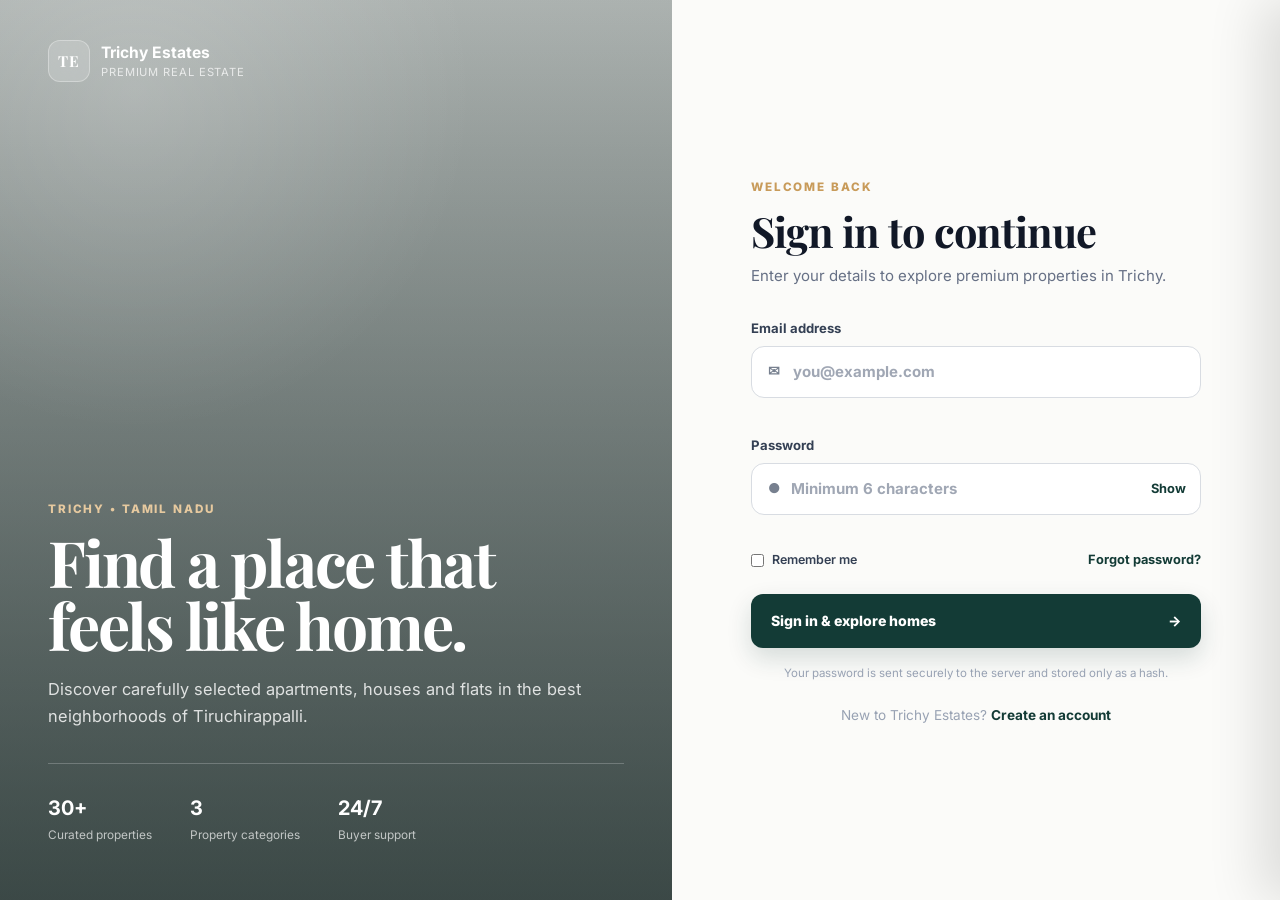
<file: frontend/index.html>
<!DOCTYPE html>
<html lang="en">
<head>
  <meta charset="UTF-8" />
  <meta name="viewport" content="width=device-width, initial-scale=1.0" />
  <meta name="description" content="Trichy Estates - Premium apartments, houses and flats across Tiruchirappalli." />
  <title>Trichy Estates | Find Your Perfect Home</title>
  <link rel="preconnect" href="https://fonts.googleapis.com">
  <link rel="preconnect" href="https://fonts.gstatic.com" crossorigin>
  <link href="https://fonts.googleapis.com/css2?family=Inter:wght@400;500;600;700;800&family=Playfair+Display:wght@700&display=swap" rel="stylesheet">
  <link rel="stylesheet" href="styles.css" />
</head>
<body>

  <!-- Authentication Screen -->
  <section class="auth-screen" id="authScreen">
    <div class="auth-visual">
      <div class="auth-overlay"></div>
      <div class="brand auth-brand">
        <div class="brand-mark">TE</div>
        <div>
          <strong>Trichy Estates</strong>
          <span>Premium Real Estate</span>
        </div>
      </div>

      <div class="auth-copy">
        <span class="eyebrow light">TRICHY • TAMIL NADU</span>
        <h1>Find a place that feels like home.</h1>
        <p>Discover carefully selected apartments, houses and flats in the best neighborhoods of Tiruchirappalli.</p>
        <div class="trust-row">
          <div><b>30+</b><span>Curated properties</span></div>
          <div><b>3</b><span>Property categories</span></div>
          <div><b>24/7</b><span>Buyer support</span></div>
        </div>
      </div>
    </div>

    <div class="auth-panel">
      <div class="auth-form-wrap">
        <div class="mobile-brand brand">
          <div class="brand-mark">TE</div>
          <div>
            <strong>Trichy Estates</strong>
            <span>Premium Real Estate</span>
          </div>
        </div>

        <span class="eyebrow" id="authEyebrow">WELCOME BACK</span>
        <h2 id="authTitle">Sign in to continue</h2>
        <p class="muted" id="authSubtitle">Enter your details to explore premium properties in Trichy.</p>

        <form id="loginForm" novalidate>
          <label id="nameField" class="hidden">
            Full name
            <div class="input-wrap">
              <span class="input-icon">☺</span>
              <input id="fullName" type="text" maxlength="100" placeholder="Your name" autocomplete="name" />
            </div>
            <small class="error" id="nameError"></small>
          </label>

          <label>
            Email address
            <div class="input-wrap">
              <span class="input-icon">✉</span>
              <input id="email" type="email" placeholder="you@example.com" autocomplete="email" required />
            </div>
            <small class="error" id="emailError"></small>
          </label>

          <label id="mobileField" class="hidden">
            Mobile number
            <div class="input-wrap">
              <span class="input-icon">☎</span>
              <span class="prefix">+91</span>
              <input id="mobile" type="tel" inputmode="numeric" maxlength="10" placeholder="9876543210" autocomplete="tel" required />
            </div>
            <small class="error" id="mobileError"></small>
          </label>

          <label>
            Password
            <div class="input-wrap">
              <span class="input-icon">●</span>
              <input id="password" type="password" minlength="6" placeholder="Minimum 6 characters" autocomplete="current-password" required />
              <button class="icon-btn" type="button" id="togglePassword" aria-label="Show password">Show</button>
            </div>
            <small class="error" id="passwordError"></small>
          </label>

          <div class="login-meta" id="loginMeta">
            <label class="remember">
              <input type="checkbox" id="rememberMe" />
              <span>Remember me</span>
            </label>
            <button type="button" class="text-btn" id="forgotPassword">Forgot password?</button>
          </div>

          <button type="submit" class="primary-btn auth-btn" id="authSubmit">
            <span id="authSubmitLabel">Sign in & explore homes</span>
            <span>→</span>
          </button>

          <p class="auth-note">Your password is sent securely to the server and stored only as a hash.</p>
        </form>

        <form id="resetForm" class="hidden" novalidate>
          <label>
            New password
            <div class="input-wrap">
              <span class="input-icon">●</span>
              <input id="newPassword" type="password" minlength="6" placeholder="Minimum 6 characters" autocomplete="new-password" required />
            </div>
            <small class="error" id="newPasswordError"></small>
          </label>
          <label>
            Confirm new password
            <div class="input-wrap">
              <span class="input-icon">●</span>
              <input id="confirmPassword" type="password" minlength="6" placeholder="Repeat the password" autocomplete="new-password" required />
            </div>
            <small class="error" id="confirmPasswordError"></small>
          </label>
          <button type="submit" class="primary-btn auth-btn" id="resetSubmit">
            <span>Save new password</span>
            <span>→</span>
          </button>
          <p class="auth-note"><button type="button" class="text-btn" id="cancelReset">Back to sign in</button></p>
        </form>

        <p class="auth-note auth-switch" id="authSwitch">
          <span id="authSwitchText">New to Trichy Estates?</span>
          <button type="button" class="text-btn" id="authSwitchButton">Create an account</button>
        </p>
      </div>
    </div>
  </section>

  <!-- Main Real Estate App -->
  <main id="app" class="app hidden">
    <header class="site-header">
      <div class="container nav">
        <a href="#" class="brand" id="homeBrand">
          <div class="brand-mark">TE</div>
          <div>
            <strong>Trichy Estates</strong>
            <span>Premium Real Estate</span>
          </div>
        </a>

        <nav class="desktop-nav">
          <a href="#properties">Properties</a>
          <a href="#areas">Popular Areas</a>
          <a href="#about">Why Us</a>
          <a href="#contact">Contact</a>
        </nav>

        <div class="nav-actions">
          <button class="ghost-btn user-chip" id="userChip" title="Signed in user">DR</button>
          <button class="cart-btn" id="cartButton">
            <span>Cart</span>
            <span class="cart-count" id="cartCount">0</span>
          </button>
          <button class="menu-btn" id="menuButton" aria-label="Open menu">☰</button>
        </div>
      </div>

      <div class="mobile-menu" id="mobileMenu">
        <a href="#properties">Properties</a>
        <a href="#areas">Popular Areas</a>
        <a href="#about">Why Us</a>
        <a href="#contact">Contact</a>
        <button id="logoutButtonMobile">Sign out</button>
      </div>
    </header>

    <section class="hero">
      <div class="hero-bg"></div>
      <div class="container hero-content">
        <span class="eyebrow light">CURATED HOMES IN TIRUCHIRAPPALLI</span>
        <h1>Property search,<br><em>beautifully simplified.</em></h1>
        <p>Explore premium apartments, independent houses and modern flats across Trichy's most desirable neighborhoods.</p>

        <div class="hero-search">
          <div class="search-field">
            <span>⌖</span>
            <div>
              <small>LOCATION</small>
              <strong>Trichy, Tamil Nadu</strong>
            </div>
          </div>
          <div class="search-field">
            <span>⌂</span>
            <div>
              <small>PROPERTY TYPE</small>
              <strong id="searchType">All Properties</strong>
            </div>
          </div>
          <button class="primary-btn" id="exploreButton">Explore Properties</button>
        </div>

        <div class="hero-points">
          <span>✓ Verified-style listings</span>
          <span>✓ Transparent pricing</span>
          <span>✓ Direct buyer support</span>
        </div>
      </div>
    </section>

    <section class="stats-strip">
      <div class="container stats-grid">
        <div><strong>30</strong><span>Premium Listings</span></div>
        <div><strong>3</strong><span>Property Types</span></div>
        <div><strong>10+</strong><span>Trichy Localities</span></div>
        <div><strong>100%</strong><span>Responsive Experience</span></div>
      </div>
    </section>

    <section class="properties-section" id="properties">
      <div class="container">
        <div class="section-heading">
          <div>
            <span class="eyebrow">EXPLORE COLLECTIONS</span>
            <h2>Homes chosen for modern living.</h2>
          </div>
          <p>Browse 30 handpicked-style listings across apartments, independent houses and flats in Trichy.</p>
        </div>

        <div class="category-tabs" role="tablist">
          <button class="category-tab active" data-category="all">All Properties <span>30</span></button>
          <button class="category-tab" data-category="apartment">Apartments <span>10</span></button>
          <button class="category-tab" data-category="house">Houses <span>10</span></button>
          <button class="category-tab" data-category="flat">Flats <span>10</span></button>
        </div>

        <div class="filter-bar">
          <div class="result-count"><strong id="resultCount">30</strong> properties available</div>
          <select id="sortSelect" aria-label="Sort properties">
            <option value="featured">Sort: Featured</option>
            <option value="low">Price: Low to High</option>
            <option value="high">Price: High to Low</option>
            <option value="area">Area: Largest First</option>
          </select>
        </div>

        <div class="property-grid" id="propertyGrid"></div>
      </div>
    </section>

    <section class="areas-section" id="areas">
      <div class="container">
        <div class="section-heading compact">
          <div>
            <span class="eyebrow">POPULAR IN TRICHY</span>
            <h2>Neighborhoods worth knowing.</h2>
          </div>
        </div>

        <div class="area-grid">
          <article><span>01</span><h3>Thillai Nagar</h3><p>Central, connected and ideal for urban living.</p></article>
          <article><span>02</span><h3>Cantonment</h3><p>Premium city access with established surroundings.</p></article>
          <article><span>03</span><h3>Srirangam</h3><p>Peaceful residential pockets near iconic landmarks.</p></article>
          <article><span>04</span><h3>KK Nagar</h3><p>Family-friendly streets with strong daily conveniences.</p></article>
        </div>
      </div>
    </section>

    <section class="about-section" id="about">
      <div class="container about-grid">
        <div class="about-card visual-card">
          <div class="visual-badge">TRICHY ESTATES</div>
          <div class="visual-copy">
            <span>Local expertise.</span>
            <strong>Modern experience.</strong>
          </div>
        </div>

        <div class="about-copy">
          <span class="eyebrow">WHY CHOOSE US</span>
          <h2>Property discovery without the usual clutter.</h2>
          <p>Trichy Estates is designed as a clean, buyer-first experience. Compare properties, save the ones you like, review your cart, and connect when you're ready to buy.</p>
          <div class="feature-list">
            <div><b>01</b><span><strong>Curated discovery</strong><small>Focused listings across key Trichy areas.</small></span></div>
            <div><b>02</b><span><strong>Simple cart flow</strong><small>Shortlist multiple properties before buying.</small></span></div>
            <div><b>03</b><span><strong>Direct contact</strong><small>Call or WhatsApp from the purchase screen.</small></span></div>
          </div>
        </div>
      </div>
    </section>

    <section class="contact-section" id="contact">
      <div class="container contact-card">
        <div>
          <span class="eyebrow light">READY TO FIND YOUR HOME?</span>
          <h2>Speak with our Trichy property desk.</h2>
          <p>Have a listing in mind? Add it to your cart and contact us to continue the purchase process.</p>
        </div>
        <div class="contact-actions">
          <a class="light-btn" href="tel:+919876543210" data-contact="call" data-prefix="Call ">Call +91 98765 43210</a>
          <a class="outline-light-btn" href="https://wa.me/919876543210" target="_blank" rel="noopener" data-contact="whatsapp">WhatsApp us</a>
        </div>
      </div>
      <p class="demo-contact-note">Demo contact number shown for this sample project. Replace it with your actual business number before publishing.</p>
    </section>

    <footer>
      <div class="container footer-grid">
        <div class="brand footer-brand">
          <div class="brand-mark">TE</div>
          <div><strong>Trichy Estates</strong><span>Premium Real Estate</span></div>
        </div>
        <p>© <span id="year"></span> Trichy Estates. Demo real-estate front-end project.</p>
        <button class="text-btn footer-logout" id="logoutButton">Sign out</button>
      </div>
    </footer>
  </main>

  <!-- Cart Drawer -->
  <div class="drawer-backdrop" id="drawerBackdrop"></div>
  <aside class="cart-drawer" id="cartDrawer" aria-hidden="true">
    <div class="drawer-header">
      <div>
        <span class="eyebrow">YOUR SHORTLIST</span>
        <h2>Property Cart</h2>
      </div>
      <button class="close-btn" id="closeCart" aria-label="Close cart">×</button>
    </div>

    <div class="cart-items" id="cartItems"></div>

    <div class="drawer-footer">
      <div class="cart-summary">
        <span>Selected properties</span>
        <strong id="cartSummaryCount">0</strong>
      </div>
      <button class="primary-btn full-btn" id="buyButton">Buy / Contact Seller</button>
      <div class="seller-contact">
        <small>Property desk</small>
        <a href="tel:+919876543210" data-contact="call">+91 98765 43210</a>
      </div>
    </div>
  </aside>

  <!-- Buy Modal -->
  <div class="modal-backdrop" id="modalBackdrop"></div>
  <div class="buy-modal" id="buyModal" role="dialog" aria-modal="true" aria-labelledby="buyModalTitle">
    <button class="close-btn modal-close" id="closeBuyModal" aria-label="Close">×</button>
    <div class="modal-icon">⌂</div>
    <span class="eyebrow">PURCHASE ENQUIRY</span>
    <h2 id="buyModalTitle">Your enquiry has been sent.</h2>
    <p id="buyModalText">Contact our property desk to confirm availability, schedule a visit and continue the purchase process.</p>

    <div class="modal-contact">
      <small>CONTACT NUMBER</small>
      <a href="tel:+919876543210" data-contact="call">+91 98765 43210</a>
    </div>

    <div class="modal-actions">
      <a class="primary-btn" href="tel:+919876543210" data-contact="call" data-keep-text>Call now</a>
      <a class="secondary-btn" id="whatsappButton" href="https://wa.me/919876543210" target="_blank" rel="noopener" data-contact="whatsapp" data-keep-text>WhatsApp</a>
    </div>
    <small class="demo-label">Demo number — replace before production use.</small>
  </div>

  <div class="toast" id="toast"></div>

  <script src="config.js"></script>
  <script src="api.js"></script>
  <script src="app.js"></script>
</body>
</html>
</file>
<file: frontend/styles.css>
* {
  box-sizing: border-box;
  margin: 0;
  padding: 0;
}

:root {
  --bg: #f7f6f2;
  --surface: #ffffff;
  --surface-2: #f1f0eb;
  --ink: #111827;
  --muted: #667085;
  --line: #e5e7eb;
  --primary: #133b36;
  --primary-2: #0f2e2a;
  --accent: #c89b5a;
  --accent-soft: #efe2cf;
  --danger: #b42318;
  --shadow: 0 20px 60px rgba(17, 24, 39, 0.10);
  --shadow-sm: 0 10px 30px rgba(17, 24, 39, 0.08);
}

html {
  scroll-behavior: smooth;
}

body {
  font-family: "Inter", sans-serif;
  color: var(--ink);
  background: var(--bg);
  line-height: 1.6;
}

button,
input,
select {
  font: inherit;
}

button,
a {
  -webkit-tap-highlight-color: transparent;
}

a {
  color: inherit;
  text-decoration: none;
}

button {
  cursor: pointer;
}

.hidden {
  display: none !important;
}

.container {
  width: min(1180px, calc(100% - 40px));
  margin: 0 auto;
}

.eyebrow {
  display: inline-block;
  font-size: 0.73rem;
  font-weight: 800;
  letter-spacing: 0.16em;
  color: var(--accent);
  margin-bottom: 12px;
}

.eyebrow.light {
  color: #e6c99f;
}

.muted {
  color: var(--muted);
}

.brand {
  display: inline-flex;
  align-items: center;
  gap: 11px;
}

.brand-mark {
  width: 42px;
  height: 42px;
  display: grid;
  place-items: center;
  border-radius: 12px;
  background: var(--primary);
  color: white;
  font-family: "Playfair Display", serif;
  font-size: 0.95rem;
  font-weight: 700;
  letter-spacing: 0.04em;
}

.brand strong,
.brand span {
  display: block;
  line-height: 1.25;
}

.brand strong {
  font-size: 0.98rem;
}

.brand span {
  color: var(--muted);
  font-size: 0.7rem;
  letter-spacing: 0.08em;
  text-transform: uppercase;
  margin-top: 2px;
}

/* AUTH */

.auth-screen {
  min-height: 100vh;
  display: grid;
  grid-template-columns: 1.05fr 0.95fr;
  background: #fbfbf9;
}

.auth-visual {
  position: relative;
  min-height: 100vh;
  background:
    linear-gradient(rgba(10, 30, 27, 0.25), rgba(10, 30, 27, 0.45)),
    url("https://loremflickr.com/1400/1100/luxury,home,architecture?lock=91") center/cover;
  overflow: hidden;
}

.auth-overlay {
  position: absolute;
  inset: 0;
  background:
    radial-gradient(circle at 20% 10%, rgba(255,255,255,0.20), transparent 35%),
    linear-gradient(180deg, rgba(8,24,22,0.10), rgba(8,24,22,0.62));
}

.auth-brand {
  position: absolute;
  top: 40px;
  left: 48px;
  z-index: 2;
}

.auth-brand .brand-mark {
  background: rgba(255,255,255,0.16);
  border: 1px solid rgba(255,255,255,0.32);
  backdrop-filter: blur(10px);
}

.auth-brand strong,
.auth-brand span {
  color: white;
}

.auth-brand span {
  opacity: 0.72;
}

.auth-copy {
  position: absolute;
  z-index: 2;
  left: 48px;
  right: 48px;
  bottom: 55px;
  color: white;
  max-width: 650px;
}

.auth-copy h1 {
  font-family: "Playfair Display", serif;
  font-size: clamp(2.7rem, 5vw, 5.2rem);
  line-height: 0.98;
  letter-spacing: -0.035em;
  margin-bottom: 20px;
}

.auth-copy > p {
  max-width: 610px;
  font-size: 1.03rem;
  color: rgba(255,255,255,0.82);
}

.trust-row {
  display: flex;
  gap: 38px;
  margin-top: 34px;
  padding-top: 28px;
  border-top: 1px solid rgba(255,255,255,0.22);
}

.trust-row b,
.trust-row span {
  display: block;
}

.trust-row b {
  font-size: 1.25rem;
  margin-bottom: 2px;
}

.trust-row span {
  font-size: 0.74rem;
  color: rgba(255,255,255,0.68);
}

.auth-panel {
  min-height: 100vh;
  display: grid;
  place-items: center;
  padding: 50px;
}

.auth-form-wrap {
  width: min(100%, 450px);
}

.mobile-brand {
  display: none;
  margin-bottom: 40px;
}

.auth-form-wrap h2 {
  font-family: "Playfair Display", serif;
  font-size: 2.6rem;
  line-height: 1.08;
  letter-spacing: -0.025em;
  margin-bottom: 10px;
}

.auth-form-wrap > .muted {
  margin-bottom: 30px;
  font-size: 0.94rem;
}

#loginForm label {
  display: block;
  font-size: 0.82rem;
  font-weight: 700;
  color: #344054;
  margin-bottom: 18px;
}

.input-wrap {
  min-height: 52px;
  display: flex;
  align-items: center;
  gap: 10px;
  border: 1px solid #d8dce2;
  background: white;
  border-radius: 13px;
  padding: 0 14px;
  margin-top: 7px;
  transition: 0.2s ease;
}

.input-wrap:focus-within {
  border-color: var(--primary);
  box-shadow: 0 0 0 4px rgba(19,59,54,0.08);
}

.input-wrap input {
  width: 100%;
  min-width: 0;
  border: 0;
  outline: 0;
  background: transparent;
  color: var(--ink);
  font-size: 0.94rem;
}

.input-wrap input::placeholder {
  color: #a0a7b4;
}

.input-icon {
  width: 18px;
  color: #77808f;
  font-size: 0.85rem;
  text-align: center;
}

.prefix {
  font-size: 0.9rem;
  font-weight: 600;
  color: #5d6675;
  padding-right: 2px;
}

.icon-btn,
.text-btn {
  border: 0;
  background: none;
  color: var(--primary);
  font-weight: 700;
  font-size: 0.8rem;
}

.error {
  display: block;
  min-height: 15px;
  color: var(--danger);
  font-size: 0.7rem;
  font-weight: 600;
  margin-top: 4px;
}

.login-meta {
  display: flex;
  justify-content: space-between;
  gap: 14px;
  align-items: center;
  margin: -2px 0 24px;
}

#loginForm .remember {
  display: flex;
  align-items: center;
  gap: 8px;
  margin: 0;
  font-size: 0.78rem;
  font-weight: 600;
}

.remember input {
  accent-color: var(--primary);
}

.primary-btn,
.secondary-btn,
.light-btn,
.outline-light-btn {
  border: 0;
  border-radius: 12px;
  min-height: 48px;
  padding: 0 20px;
  display: inline-flex;
  align-items: center;
  justify-content: center;
  gap: 12px;
  font-weight: 800;
  font-size: 0.88rem;
  transition: 0.2s ease;
}

.primary-btn {
  color: white;
  background: var(--primary);
  box-shadow: 0 10px 25px rgba(19,59,54,0.16);
}

.primary-btn:hover {
  background: var(--primary-2);
  transform: translateY(-1px);
}

.auth-btn {
  width: 100%;
  justify-content: space-between;
  min-height: 54px;
}

.auth-note {
  text-align: center;
  font-size: 0.72rem;
  color: #98a2b3;
  margin-top: 16px;
}

/* HEADER */

.site-header {
  position: sticky;
  top: 0;
  z-index: 50;
  background: rgba(255,255,255,0.92);
  backdrop-filter: blur(18px);
  border-bottom: 1px solid rgba(229,231,235,0.85);
}

.nav {
  height: 76px;
  display: flex;
  align-items: center;
  justify-content: space-between;
}

.desktop-nav {
  display: flex;
  align-items: center;
  gap: 32px;
  margin-left: auto;
  margin-right: 32px;
}

.desktop-nav a {
  font-size: 0.82rem;
  font-weight: 700;
  color: #475467;
  transition: 0.2s;
}

.desktop-nav a:hover {
  color: var(--primary);
}

.nav-actions {
  display: flex;
  align-items: center;
  gap: 10px;
}

.ghost-btn,
.cart-btn,
.menu-btn {
  border: 1px solid var(--line);
  background: white;
  border-radius: 12px;
  min-height: 40px;
}

.user-chip {
  width: 40px;
  border-radius: 50%;
  background: var(--accent-soft);
  color: #775626;
  font-weight: 800;
}

.cart-btn {
  display: inline-flex;
  align-items: center;
  gap: 8px;
  padding: 0 13px;
  color: var(--primary);
  font-size: 0.82rem;
  font-weight: 800;
}

.cart-count {
  width: 22px;
  height: 22px;
  display: grid;
  place-items: center;
  border-radius: 999px;
  color: white;
  background: var(--primary);
  font-size: 0.68rem;
}

.menu-btn {
  display: none;
  width: 42px;
  font-size: 1.1rem;
}

.mobile-menu {
  display: none;
  padding: 12px 20px 20px;
  background: white;
  border-top: 1px solid var(--line);
}

.mobile-menu.open {
  display: grid;
}

.mobile-menu a,
.mobile-menu button {
  border: 0;
  background: none;
  text-align: left;
  padding: 13px 0;
  font-weight: 700;
  color: #475467;
}

/* HERO */

.hero {
  position: relative;
  min-height: 660px;
  display: flex;
  align-items: center;
  color: white;
  overflow: hidden;
}

.hero-bg {
  position: absolute;
  inset: 0;
  background:
    linear-gradient(90deg, rgba(8,29,26,0.88), rgba(8,29,26,0.48) 50%, rgba(8,29,26,0.20)),
    url("https://loremflickr.com/1800/1000/villa,house,luxury?lock=77") center/cover;
  transform: scale(1.01);
}

.hero-content {
  position: relative;
  z-index: 2;
  padding: 90px 0;
}

.hero h1 {
  font-family: "Playfair Display", serif;
  font-size: clamp(3.25rem, 6vw, 6rem);
  line-height: 0.98;
  letter-spacing: -0.04em;
  max-width: 850px;
  margin-bottom: 22px;
}

.hero h1 em {
  color: #e6c99f;
  font-style: normal;
}

.hero-content > p {
  max-width: 650px;
  color: rgba(255,255,255,0.80);
  font-size: 1rem;
}

.hero-search {
  margin-top: 38px;
  display: flex;
  width: min(100%, 870px);
  padding: 8px;
  border-radius: 16px;
  background: rgba(255,255,255,0.97);
  box-shadow: 0 24px 60px rgba(0,0,0,0.22);
  color: var(--ink);
}

.search-field {
  flex: 1;
  display: flex;
  align-items: center;
  gap: 12px;
  padding: 8px 18px;
  border-right: 1px solid #e7e8ea;
}

.search-field > span {
  color: var(--accent);
  font-size: 1.1rem;
}

.search-field small,
.search-field strong {
  display: block;
}

.search-field small {
  font-size: 0.62rem;
  font-weight: 800;
  letter-spacing: 0.11em;
  color: #98a2b3;
  margin-bottom: 2px;
}

.search-field strong {
  font-size: 0.82rem;
  color: #344054;
}

.hero-search .primary-btn {
  min-width: 180px;
}

.hero-points {
  display: flex;
  gap: 26px;
  margin-top: 22px;
  color: rgba(255,255,255,0.70);
  font-size: 0.74rem;
  font-weight: 600;
}

/* STATS */

.stats-strip {
  background: var(--surface);
  border-bottom: 1px solid var(--line);
}

.stats-grid {
  display: grid;
  grid-template-columns: repeat(4, 1fr);
}

.stats-grid > div {
  padding: 26px 20px;
  text-align: center;
  border-right: 1px solid var(--line);
}

.stats-grid > div:last-child {
  border-right: 0;
}

.stats-grid strong,
.stats-grid span {
  display: block;
}

.stats-grid strong {
  font-family: "Playfair Display", serif;
  color: var(--primary);
  font-size: 1.55rem;
  line-height: 1.1;
}

.stats-grid span {
  color: var(--muted);
  font-size: 0.72rem;
  margin-top: 5px;
}

/* PROPERTIES */

.properties-section,
.areas-section,
.about-section {
  padding: 90px 0;
}

.section-heading {
  display: flex;
  align-items: end;
  justify-content: space-between;
  gap: 40px;
  margin-bottom: 34px;
}

.section-heading.compact {
  margin-bottom: 28px;
}

.section-heading h2,
.about-copy h2,
.contact-card h2 {
  font-family: "Playfair Display", serif;
  font-size: clamp(2.1rem, 4vw, 3.6rem);
  line-height: 1.05;
  letter-spacing: -0.03em;
}

.section-heading > p {
  max-width: 450px;
  color: var(--muted);
  font-size: 0.9rem;
}

.category-tabs {
  display: flex;
  gap: 8px;
  overflow-x: auto;
  padding-bottom: 4px;
}

.category-tab {
  border: 1px solid var(--line);
  background: white;
  color: #475467;
  border-radius: 999px;
  padding: 10px 14px;
  font-size: 0.78rem;
  font-weight: 800;
  white-space: nowrap;
}

.category-tab span {
  display: inline-grid;
  place-items: center;
  min-width: 24px;
  height: 24px;
  padding: 0 6px;
  border-radius: 99px;
  background: var(--surface-2);
  font-size: 0.68rem;
  margin-left: 6px;
}

.category-tab.active {
  background: var(--primary);
  color: white;
  border-color: var(--primary);
}

.category-tab.active span {
  background: rgba(255,255,255,0.14);
}

.filter-bar {
  display: flex;
  align-items: center;
  justify-content: space-between;
  gap: 20px;
  margin: 18px 0 24px;
}

.result-count {
  color: var(--muted);
  font-size: 0.8rem;
}

.result-count strong {
  color: var(--ink);
}

#sortSelect {
  border: 1px solid var(--line);
  background: white;
  border-radius: 10px;
  padding: 10px 13px;
  outline: none;
  color: #475467;
  font-size: 0.78rem;
  font-weight: 700;
}

.property-grid {
  display: grid;
  grid-template-columns: repeat(3, 1fr);
  gap: 24px;
}

.property-card {
  background: white;
  border: 1px solid #e7e7e4;
  border-radius: 18px;
  overflow: hidden;
  box-shadow: 0 1px 2px rgba(0,0,0,0.02);
  transition: 0.25s ease;
}

.property-card:hover {
  transform: translateY(-4px);
  box-shadow: var(--shadow-sm);
}

.property-image {
  position: relative;
  aspect-ratio: 4 / 3;
  overflow: hidden;
  background: #e8e7e1;
}

.property-image img {
  width: 100%;
  height: 100%;
  object-fit: cover;
  display: block;
  transition: transform 0.4s ease;
}

.property-card:hover .property-image img {
  transform: scale(1.035);
}

.image-badge {
  position: absolute;
  top: 14px;
  left: 14px;
  background: rgba(255,255,255,0.93);
  color: var(--primary);
  border-radius: 99px;
  padding: 7px 10px;
  font-size: 0.64rem;
  font-weight: 800;
  letter-spacing: 0.06em;
  text-transform: uppercase;
}

.favorite-btn {
  position: absolute;
  top: 12px;
  right: 12px;
  width: 36px;
  height: 36px;
  border-radius: 50%;
  border: 0;
  background: rgba(255,255,255,0.92);
  color: #697386;
  font-size: 1.05rem;
  display: grid;
  place-items: center;
}

.favorite-btn.active {
  color: #bd2c2c;
}

.property-body {
  padding: 18px;
}

.property-location {
  color: var(--accent);
  font-size: 0.68rem;
  font-weight: 800;
  letter-spacing: 0.08em;
  text-transform: uppercase;
  margin-bottom: 6px;
}

.property-card h3 {
  font-family: "Playfair Display", serif;
  font-size: 1.3rem;
  line-height: 1.25;
  margin-bottom: 7px;
}

.property-desc {
  color: var(--muted);
  font-size: 0.78rem;
  min-height: 50px;
}

.property-meta {
  display: grid;
  grid-template-columns: repeat(3, 1fr);
  margin: 16px 0;
  padding: 13px 0;
  border-top: 1px solid #ecece8;
  border-bottom: 1px solid #ecece8;
}

.property-meta span {
  font-size: 0.7rem;
  color: #667085;
  text-align: center;
  border-right: 1px solid #ecece8;
}

.property-meta span:last-child {
  border-right: 0;
}

.property-meta b {
  display: block;
  color: #344054;
  font-size: 0.78rem;
  margin-bottom: 1px;
}

.property-footer {
  display: flex;
  align-items: center;
  justify-content: space-between;
  gap: 12px;
}

.price {
  line-height: 1.2;
}

.price small {
  display: block;
  color: #98a2b3;
  font-size: 0.62rem;
  margin-bottom: 2px;
}

.price strong {
  color: var(--primary);
  font-size: 1rem;
}

.add-cart {
  min-height: 40px;
  padding: 0 14px;
  border: 1px solid var(--primary);
  background: white;
  color: var(--primary);
  border-radius: 10px;
  font-weight: 800;
  font-size: 0.74rem;
  transition: 0.2s;
}

.add-cart:hover,
.add-cart.in-cart {
  background: var(--primary);
  color: white;
}

/* AREAS */

.areas-section {
  background: #edece6;
}

.area-grid {
  display: grid;
  grid-template-columns: repeat(4, 1fr);
  gap: 16px;
}

.area-grid article {
  background: white;
  border-radius: 16px;
  padding: 28px;
  min-height: 220px;
  display: flex;
  flex-direction: column;
  justify-content: flex-end;
  border: 1px solid rgba(17,24,39,0.05);
}

.area-grid article > span {
  margin-bottom: auto;
  font-family: "Playfair Display", serif;
  color: #b99563;
  font-size: 0.9rem;
}

.area-grid h3 {
  font-family: "Playfair Display", serif;
  font-size: 1.35rem;
  margin-bottom: 5px;
}

.area-grid p {
  color: var(--muted);
  font-size: 0.78rem;
}

/* ABOUT */

.about-grid {
  display: grid;
  grid-template-columns: 1fr 1fr;
  gap: 70px;
  align-items: center;
}

.visual-card {
  min-height: 560px;
  border-radius: 22px;
  position: relative;
  overflow: hidden;
  background:
    linear-gradient(rgba(8,29,26,0.12), rgba(8,29,26,0.62)),
    url("https://loremflickr.com/1100/1200/home,interior,modern?lock=35") center/cover;
}

.visual-badge {
  position: absolute;
  top: 24px;
  left: 24px;
  border: 1px solid rgba(255,255,255,0.45);
  background: rgba(255,255,255,0.10);
  backdrop-filter: blur(8px);
  color: white;
  border-radius: 999px;
  padding: 8px 12px;
  font-size: 0.66rem;
  font-weight: 800;
  letter-spacing: 0.1em;
}

.visual-copy {
  position: absolute;
  left: 28px;
  bottom: 28px;
  color: white;
}

.visual-copy span,
.visual-copy strong {
  display: block;
}

.visual-copy span {
  font-size: 0.88rem;
  color: rgba(255,255,255,0.70);
  margin-bottom: 3px;
}

.visual-copy strong {
  font-family: "Playfair Display", serif;
  font-size: 2.2rem;
}

.about-copy > p {
  margin: 18px 0 24px;
  color: var(--muted);
  font-size: 0.9rem;
}

.feature-list {
  display: grid;
  gap: 12px;
}

.feature-list > div {
  display: flex;
  gap: 16px;
  border-top: 1px solid var(--line);
  padding-top: 15px;
}

.feature-list b {
  font-family: "Playfair Display", serif;
  color: var(--accent);
  min-width: 28px;
}

.feature-list span strong,
.feature-list span small {
  display: block;
}

.feature-list span strong {
  font-size: 0.9rem;
}

.feature-list span small {
  color: var(--muted);
  font-size: 0.75rem;
  margin-top: 2px;
}

/* CONTACT */

.contact-section {
  padding: 0 0 30px;
}

.contact-card {
  background: var(--primary);
  border-radius: 22px;
  padding: 52px;
  color: white;
  display: flex;
  align-items: center;
  justify-content: space-between;
  gap: 40px;
}

.contact-card h2 {
  max-width: 620px;
}

.contact-card p {
  max-width: 620px;
  color: rgba(255,255,255,0.68);
  font-size: 0.86rem;
  margin-top: 12px;
}

.contact-actions {
  display: grid;
  min-width: 230px;
  gap: 10px;
}

.light-btn {
  background: white;
  color: var(--primary);
}

.outline-light-btn {
  color: white;
  border: 1px solid rgba(255,255,255,0.34);
  background: transparent;
}

.demo-contact-note {
  text-align: center;
  color: #8a929f;
  font-size: 0.68rem;
  margin-top: 14px;
}

/* FOOTER */

footer {
  padding: 28px 0;
  background: #fbfbf9;
  border-top: 1px solid var(--line);
}

.footer-grid {
  display: flex;
  align-items: center;
  justify-content: space-between;
  gap: 20px;
}

.footer-grid p {
  color: var(--muted);
  font-size: 0.72rem;
}

/* CART */

.drawer-backdrop,
.modal-backdrop {
  position: fixed;
  inset: 0;
  z-index: 90;
  background: rgba(15,23,42,0.48);
  opacity: 0;
  pointer-events: none;
  transition: 0.25s;
}

.drawer-backdrop.show,
.modal-backdrop.show {
  opacity: 1;
  pointer-events: auto;
}

.cart-drawer {
  position: fixed;
  z-index: 100;
  top: 0;
  right: 0;
  width: min(440px, 100%);
  height: 100vh;
  background: white;
  box-shadow: -20px 0 50px rgba(0,0,0,0.12);
  transform: translateX(100%);
  transition: 0.3s ease;
  display: grid;
  grid-template-rows: auto 1fr auto;
}

.cart-drawer.open {
  transform: translateX(0);
}

.drawer-header {
  padding: 24px;
  border-bottom: 1px solid var(--line);
  display: flex;
  align-items: start;
  justify-content: space-between;
}

.drawer-header .eyebrow {
  margin-bottom: 4px;
}

.drawer-header h2 {
  font-family: "Playfair Display", serif;
  font-size: 1.8rem;
}

.close-btn {
  width: 38px;
  height: 38px;
  border: 1px solid var(--line);
  background: white;
  border-radius: 50%;
  font-size: 1.35rem;
  color: #667085;
}

.cart-items {
  padding: 18px 24px;
  overflow-y: auto;
}

.empty-cart {
  height: 100%;
  min-height: 320px;
  display: grid;
  place-items: center;
  text-align: center;
  color: var(--muted);
}

.empty-cart .empty-icon {
  width: 72px;
  height: 72px;
  display: grid;
  place-items: center;
  margin: 0 auto 14px;
  border-radius: 50%;
  background: var(--surface-2);
  color: var(--primary);
  font-size: 1.5rem;
}

.empty-cart h3 {
  color: var(--ink);
  font-family: "Playfair Display", serif;
  font-size: 1.25rem;
  margin-bottom: 6px;
}

.empty-cart p {
  max-width: 280px;
  font-size: 0.8rem;
}

.cart-item {
  display: grid;
  grid-template-columns: 92px 1fr auto;
  gap: 12px;
  padding: 14px 0;
  border-bottom: 1px solid var(--line);
}

.cart-item img {
  width: 92px;
  height: 74px;
  object-fit: cover;
  border-radius: 10px;
  background: #e8e7e1;
}

.cart-item h4 {
  font-family: "Playfair Display", serif;
  font-size: 0.98rem;
  line-height: 1.25;
}

.cart-item p {
  color: var(--muted);
  font-size: 0.68rem;
  margin: 3px 0 5px;
}

.cart-item strong {
  color: var(--primary);
  font-size: 0.78rem;
}

.remove-item {
  align-self: start;
  border: 0;
  background: #f5f5f2;
  width: 30px;
  height: 30px;
  border-radius: 50%;
  color: #667085;
}

.drawer-footer {
  padding: 20px 24px;
  border-top: 1px solid var(--line);
  background: #fbfbf9;
}

.cart-summary {
  display: flex;
  align-items: center;
  justify-content: space-between;
  font-size: 0.78rem;
  color: var(--muted);
  margin-bottom: 12px;
}

.cart-summary strong {
  color: var(--ink);
  font-size: 1rem;
}

.full-btn {
  width: 100%;
}

.full-btn:disabled {
  opacity: 0.45;
  cursor: not-allowed;
  transform: none;
}

.seller-contact {
  display: flex;
  align-items: center;
  justify-content: space-between;
  margin-top: 12px;
  font-size: 0.72rem;
}

.seller-contact small {
  color: var(--muted);
}

.seller-contact a {
  color: var(--primary);
  font-weight: 800;
}

/* MODAL */

.buy-modal {
  position: fixed;
  z-index: 120;
  top: 50%;
  left: 50%;
  width: min(500px, calc(100% - 32px));
  transform: translate(-50%, -46%) scale(0.96);
  background: white;
  border-radius: 22px;
  padding: 38px;
  box-shadow: var(--shadow);
  opacity: 0;
  pointer-events: none;
  transition: 0.25s ease;
  text-align: center;
}

.buy-modal.show {
  opacity: 1;
  pointer-events: auto;
  transform: translate(-50%, -50%) scale(1);
}

.modal-close {
  position: absolute;
  top: 16px;
  right: 16px;
}

.modal-icon {
  width: 72px;
  height: 72px;
  border-radius: 50%;
  background: var(--accent-soft);
  color: var(--primary);
  display: grid;
  place-items: center;
  font-size: 1.8rem;
  margin: 0 auto 18px;
}

.buy-modal h2 {
  font-family: "Playfair Display", serif;
  font-size: 2rem;
  line-height: 1.1;
  margin-bottom: 10px;
}

.buy-modal > p {
  color: var(--muted);
  font-size: 0.84rem;
}

.modal-contact {
  margin: 22px 0;
  padding: 16px;
  background: var(--surface-2);
  border-radius: 14px;
}

.modal-contact small,
.modal-contact a {
  display: block;
}

.modal-contact small {
  color: var(--muted);
  font-size: 0.62rem;
  letter-spacing: 0.1em;
  font-weight: 800;
}

.modal-contact a {
  color: var(--primary);
  font-size: 1.3rem;
  font-weight: 800;
  margin-top: 3px;
}

.modal-actions {
  display: grid;
  grid-template-columns: 1fr 1fr;
  gap: 10px;
}

.secondary-btn {
  border: 1px solid var(--primary);
  color: var(--primary);
  background: white;
}

.demo-label {
  display: block;
  color: #98a2b3;
  margin-top: 14px;
  font-size: 0.64rem;
}

/* TOAST */

.toast {
  position: fixed;
  z-index: 150;
  left: 50%;
  bottom: 24px;
  transform: translate(-50%, 18px);
  background: #111827;
  color: white;
  padding: 11px 16px;
  border-radius: 999px;
  font-size: 0.75rem;
  font-weight: 700;
  opacity: 0;
  pointer-events: none;
  transition: 0.22s ease;
  box-shadow: 0 10px 30px rgba(0,0,0,0.18);
}

.toast.show {
  opacity: 1;
  transform: translate(-50%, 0);
}

/* RESPONSIVE */

@media (max-width: 1020px) {
  .auth-screen {
    grid-template-columns: 1fr 1fr;
  }

  .auth-copy h1 {
    font-size: 3.6rem;
  }

  .trust-row {
    gap: 20px;
  }

  .desktop-nav {
    display: none;
  }

  .menu-btn {
    display: grid;
    place-items: center;
  }

  .property-grid {
    grid-template-columns: repeat(2, 1fr);
  }

  .area-grid {
    grid-template-columns: repeat(2, 1fr);
  }

  .about-grid {
    gap: 40px;
  }
}

@media (max-width: 780px) {
  .auth-screen {
    display: block;
    background: white;
  }

  .auth-visual {
    display: none;
  }

  .auth-panel {
    min-height: 100vh;
    padding: 34px 22px;
  }

  .mobile-brand {
    display: inline-flex;
  }

  .auth-form-wrap h2 {
    font-size: 2.25rem;
  }

  .nav {
    height: 68px;
  }

  .brand span {
    display: none;
  }

  .user-chip {
    display: none;
  }

  .hero {
    min-height: 660px;
  }

  .hero-content {
    padding: 72px 0;
  }

  .hero h1 {
    font-size: 3.55rem;
  }

  .hero-search {
    display: grid;
    padding: 10px;
  }

  .search-field {
    border-right: 0;
    border-bottom: 1px solid #e7e8ea;
    padding: 12px;
  }

  .hero-search .primary-btn {
    min-height: 50px;
    margin-top: 8px;
  }

  .hero-points {
    flex-wrap: wrap;
    gap: 10px 18px;
  }

  .stats-grid {
    grid-template-columns: repeat(2, 1fr);
  }

  .stats-grid > div:nth-child(2) {
    border-right: 0;
  }

  .stats-grid > div:nth-child(-n+2) {
    border-bottom: 1px solid var(--line);
  }

  .section-heading {
    display: block;
  }

  .section-heading > p {
    margin-top: 14px;
  }

  .property-grid {
    grid-template-columns: 1fr;
  }

  .about-grid {
    grid-template-columns: 1fr;
  }

  .visual-card {
    min-height: 430px;
  }

  .contact-card {
    display: block;
    padding: 34px 26px;
  }

  .contact-actions {
    margin-top: 24px;
  }

  .footer-grid {
    flex-wrap: wrap;
  }
}

@media (max-width: 520px) {
  .container {
    width: min(100% - 28px, 1180px);
  }

  .brand strong {
    font-size: 0.88rem;
  }

  .brand-mark {
    width: 38px;
    height: 38px;
  }

  .cart-btn > span:first-child {
    display: none;
  }

  .hero h1 {
    font-size: 2.9rem;
  }

  .hero-content > p {
    font-size: 0.9rem;
  }

  .properties-section,
  .areas-section,
  .about-section {
    padding: 68px 0;
  }

  .filter-bar {
    align-items: stretch;
    flex-direction: column;
  }

  #sortSelect {
    width: 100%;
  }

  .area-grid {
    grid-template-columns: 1fr;
  }

  .area-grid article {
    min-height: 180px;
  }

  .buy-modal {
    padding: 32px 22px 24px;
  }

  .modal-actions {
    grid-template-columns: 1fr;
  }

  .contact-card {
    border-radius: 0;
    width: 100%;
  }

  .cart-item {
    grid-template-columns: 78px 1fr auto;
  }

  .cart-item img {
    width: 78px;
    height: 64px;
  }
}

/* ---------------------------------------------------------------
   Backend integration additions (loading / error states, auth mode switch)
---------------------------------------------------------------- */
.grid-message {
  grid-column: 1 / -1;
  text-align: center;
  padding: 56px 20px;
  color: var(--muted, #667085);
  font-size: 0.95rem;
}

.grid-message .text-btn {
  display: inline-block;
  margin-top: 10px;
  font-size: 0.88rem;
}

.auth-switch {
  margin-top: 22px;
  font-size: 0.85rem;
}

.auth-switch .text-btn {
  font-size: 0.85rem;
}

#resetForm label {
  display: block;
  font-size: 0.82rem;
  font-weight: 700;
  color: #344054;
  margin-bottom: 18px;
}

.auth-btn:disabled,
.primary-btn:disabled {
  opacity: 0.65;
  cursor: wait;
  transform: none;
}
</file>
